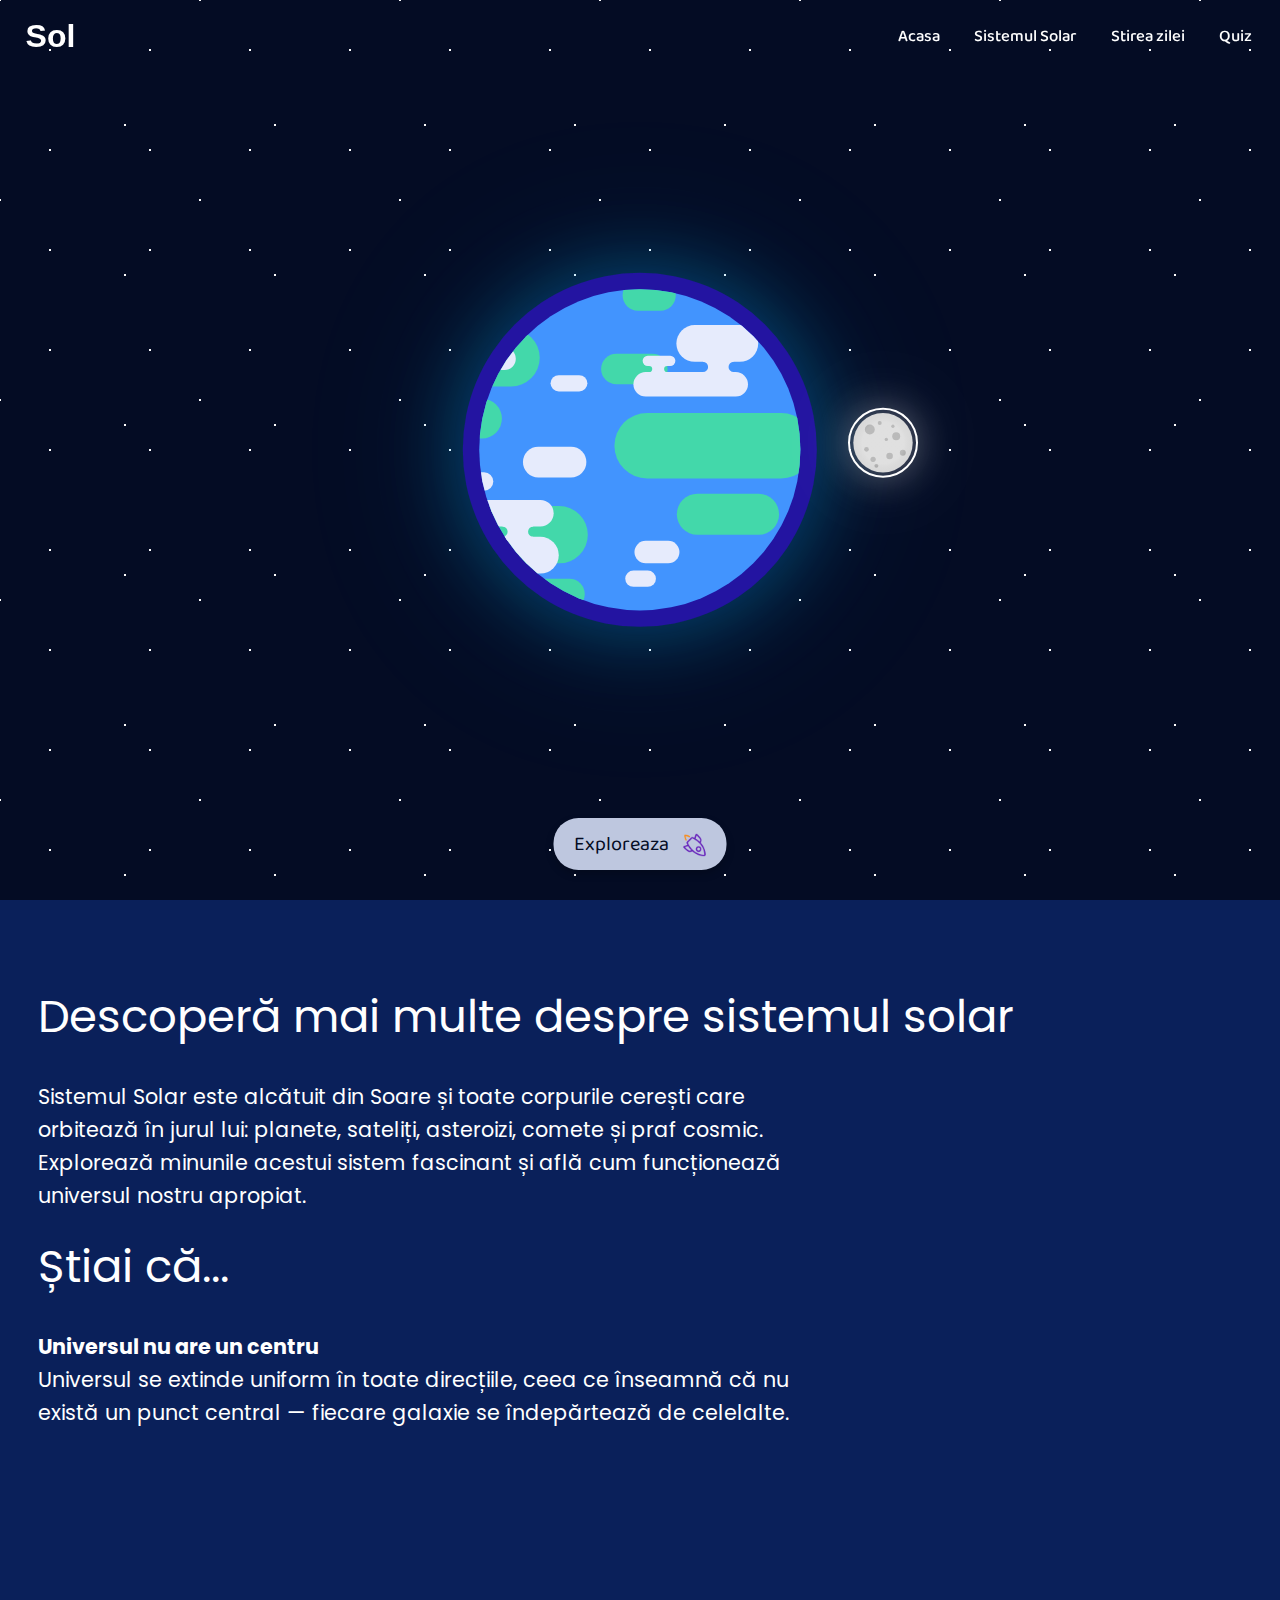
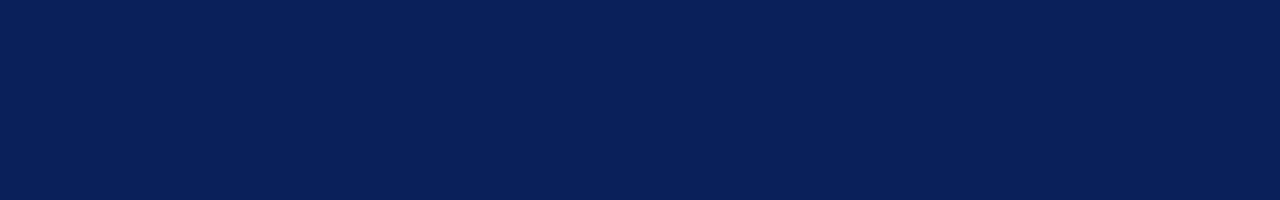
<file: index.html>
<!DOCTYPE html>
<html lang="en">
<head>
    <meta charset="UTF-8">
    <meta name="viewport" content="width=device-width, initial-scale=1.0">
    <link rel="stylesheet" href="css/style.css">
    <script src="js/scripts.js"></script>
    <title>Sol</title>
</head>
<body>
  <nav>
    <div class="logo">
      <h1>Sol</h1> <!-- Placeholder -->
    </div>
    <div class="links">
      <a href="index.html">Acasa</a>
      <a href="sistem-solar.html">Sistemul Solar</a>
      <a href="stirea-zilei.html">Stirea zilei</a>
      <a href="quiz.html">Quiz</a> 
    </div>
  </nav>
<section id="home-sec-1">
  <div class="orbit">
    <img src="img/pamant.svg" alt="pamant" class="pamant" />
    <img src="img/luna.svg" alt="luna" class="luna" />
  </div>
  <button id="explore-button" >
    Exploreaza
    <img src="img/rocket.png" alt="">
  </button>
</section>
<section id="home-sec-2">
  <div class="intro">
    <div class="intro-title">
      Descoperă mai multe despre sistemul solar
    </div>
    <div class="intro-text">
      Sistemul Solar este alcătuit din Soare și toate corpurile cerești care orbitează în jurul lui: planete, sateliți, asteroizi, comete și praf cosmic. 
      Explorează minunile acestui sistem fascinant și află cum funcționează universul nostru apropiat.
    </div>
  </div>
  <div class="fun-fact">
    <div class="fun-fact-title">Știai că...</div>
    <div class="fun-fact-text">ceva</div>
  </div>
</section>
</body>
</html>
</file>
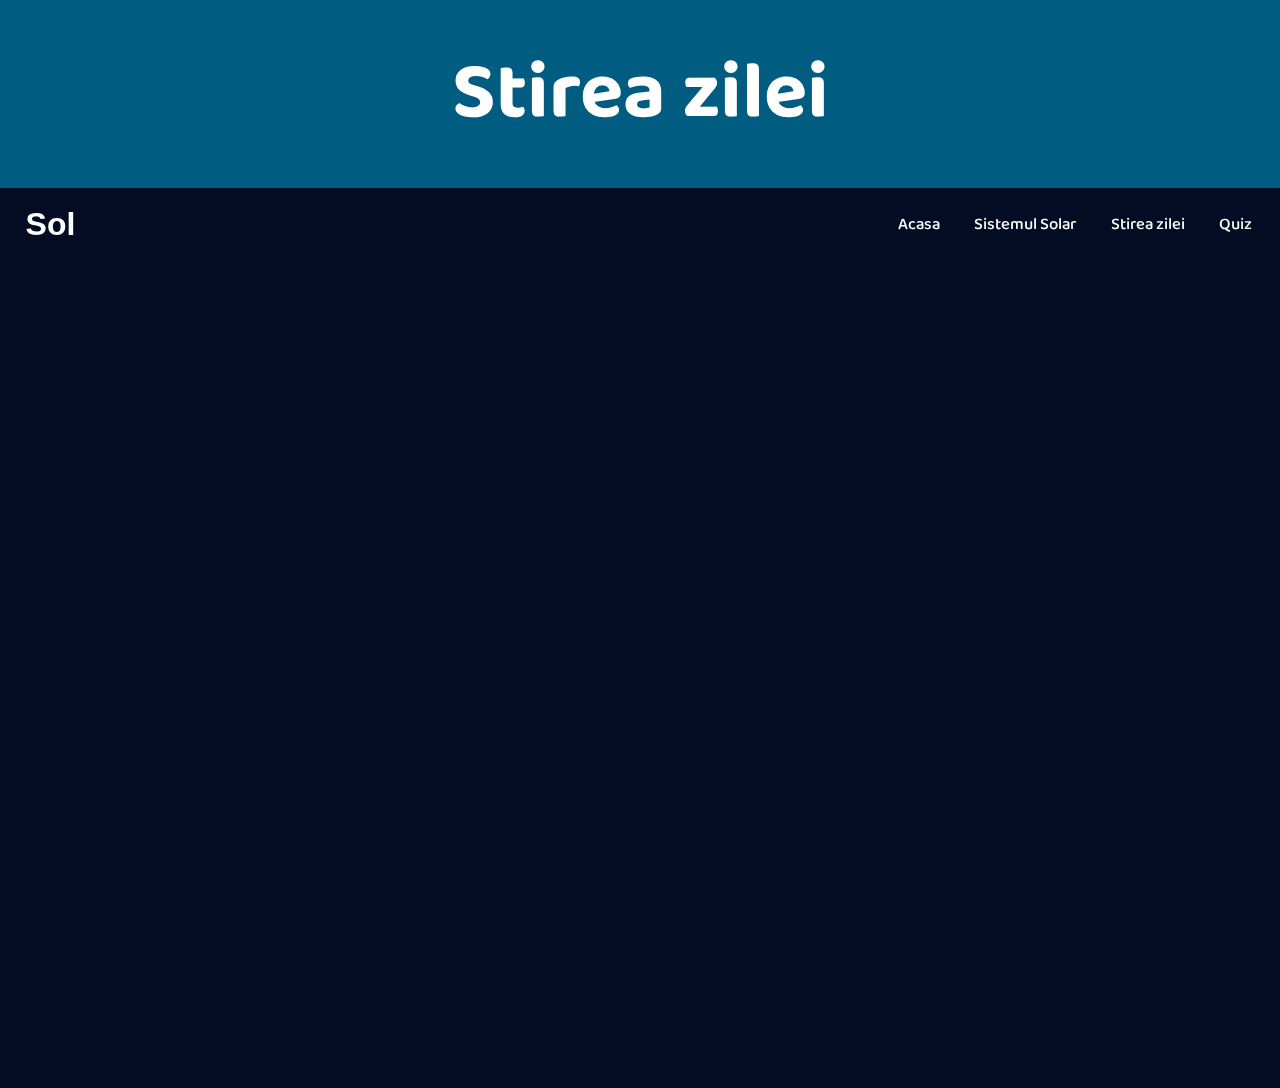
<file: stirea-zilei.html>
<!DOCTYPE html>
<html lang="en">
<head>
    <meta charset="UTF-8">
    <meta name="viewport" content="width=device-width, initial-scale=1.0">
    <link rel="stylesheet" href="css/style.css">
    <script src="js/scripts.js"></script>
    <title>Document</title>
</head>
<body>
    <nav>   
        <div class="logo">
        <h1>Sol</h1> <!-- Placeholder -->
        </div>
        <div class="links">
        <a href="index.html">Acasa</a>
        <a href="sistem-solar.html">Sistemul Solar</a>
        <a href="stirea-zilei.html">Stirea zilei</a>
        <a href="quiz.html">Quiz</a>
        </div>
    </nav>
    <div class="stirea_zilei">
        <h1>Stirea zilei</h1>
    </div>
    <section id="stirea_zilei_content">
        
   
    
   
        

    </section>
    
</body>
</html>
</file>
<file: css/style.css>
@import url('https://fonts.googleapis.com/css2?family=Poppins:ital,wght@0,100;0,200;0,300;0,400;0,500;0,600;0,700;0,800;0,900;1,100;1,200;1,300;1,400;1,500;1,600;1,700;1,800;1,900&display=swap');
@import url('https://fonts.googleapis.com/css2?family=Baloo+2:wght@400..800&family=Poppins:ital,wght@0,100;0,200;0,300;0,400;0,500;0,600;0,700;0,800;0,900;1,100;1,200;1,300;1,400;1,500;1,600;1,700;1,800;1,900&display=swap');

:root{
  --bg-color: #040c24;
  --primary-color: #0a205a;
  --secondary-color: #3a4c7a;
  --accent-color: #BEC7DF;
  --text-color: #ffffff;
  --orbit-size:
}

* {
  margin: 0;
  padding: 0;
  box-sizing: border-box;
}

html, body {
  height: 100%;
  scroll-snap-type: y proximity;
  scroll-behavior: smooth;
}

body {
  font-family: Arial, sans-serif;
  background: var(--bg-color);
  color: var(--text-color);
  overflow-y: scroll;
}

a {
  text-decoration: none;
  color: inherit;
}

nav {
  position: fixed;
  top: 0;
  left: 0;
  width: 100%;
  height: 8vh;
  display: flex;
  justify-content: space-between;
  align-items: center;
  padding: 2vh 1vw;
  z-index: 10;
}

.links a {
  color: var(--text-color);
  font-family: 'Baloo 2', cursive;
  font-size: 1.3vmax;
  margin: 0 15px;
  font-weight: 500;
  transition: color 0.3s;
}

.logo{
  margin: 0 1vw;
}

.links a:hover {
  color: var(--accent-color);
}

section {
  height: 100vh;
  display: flex;
  align-items: center;
  justify-content: center;
  scroll-snap-align: start;
}

#home-sec-1 {
  position: relative;
  background: var(--bg-color);
  background-image:
    radial-gradient(white 1px, transparent 1px),
    radial-gradient(white 1px, transparent 1px),
    radial-gradient(white 1px, transparent 1px);
  background-size: 100px 100px, 150px 150px, 200px 200px;
  background-position: 0 0, 50px 50px, 100px 100px;
}

#home-sec-2 {
  display: block;
  padding: 7vh 3vw;
  background: var(--primary-color);
}

/* Orbit animation styles */
.orbit {
  position: relative;
  width: 600px;
  height: 600px;
  margin: 40px auto;
}

.pamant {
  position: relative;
  top: 50%;
  left: 50%;
  width: 28vmax;
  height: 28vmax;
  transform: translate(-50%, -50%);
  border-radius: 50%;
  box-shadow: none;
  filter: drop-shadow(0 0 40px rgba(0,180,255,0.35)) drop-shadow(0 0 80px rgba(0,180,255,0.12));
}

.luna {
  position: absolute;
  top: 50%;
  left: 50%;
  width: 5.5vmax !important;
  height: 5.5vmax !important;
  object-fit: contain;
  border-radius: 50%;
  border: 2px solid #fff;
  transform: translate(-50%, -60%) rotate(0deg) translate(19vw) rotate(0deg);
  z-index: 1;
  animation: orbit 24s linear infinite;
  filter: drop-shadow(0 0 20px rgba(255,255,255,0.4)) drop-shadow(0 0 50px rgba(255,255,255,0.12));
}

@keyframes orbit {
  0% {
    transform: translate(-50%, -60%) rotate(0deg) translate(18vmax) rotate(0deg);
  }
  100% {
    transform: translate(-50%, -60%) rotate(360deg) translate(18vmax) rotate(-360deg);
  }
}

#explore-button {
  position: absolute;
  bottom: 30px;
  left: 50%;
  transform: translateX(-50%);
  padding: 10px 20px;
  background-color: var(--accent-color);
  color: var(--bg-color);
  font-family: 'Baloo 2', cursive;
  font-size: 20px;
  border: none;
  border-radius: 25px;
  cursor: pointer;
  box-shadow: 0 4px 8px rgba(0, 0, 0, 0.2);
  transition: background-color 0.3s, color 0.3s;
}

#explore-button img {
  width: 24px;
  height: 24px;
  margin-left: 10px;
  vertical-align: middle;
  transform: rotate(90deg);
}

.intro-title, .fun-fact-title {
  padding: 20px 0;
  font-family: 'Poppins', sans-serif;
  font-size: 5vh;
  color: var(--text-color);
  margin-bottom: 1vh;
}

.intro-text {
  font-family: 'Poppins', sans-serif;
  font-size: 2.3vh;
  color: var(--text-color);
  line-height: 1.6;
  max-width: 800px;
}

.fun-fact-text {
  font-family: 'Poppins', sans-serif;
  font-size: 2.3vh;
  color: var(--text-color);
  line-height: 1.6;
  max-width: 800px;
  opacity: 1;
  transition: opacity 0.5s ease-in-out;
}

.fun-fact-text.fade {
  opacity: 0;
}
  .stirea_zilei {
    display:flex;
    justify-content:center;
    font-family: 'Baloo 2', cursive;
  font-size: 40px;
  text-align:center;
  
  background-color: rgb(0, 92, 128);
  padding: 30px 0;
  }

  .stirea_zilei h1 {
  margin-inline:auto;
  overflow-x:hidden;
  white-space:nowrap;
  border-right:0px solid;
  animation:typing 1 steps(100) alternate;
  animation-duration:2s;
  }
@keyframes typing {
  from {width:0;}
  to {width:49%;}
}
.stirea_zilei_content{
  background-color: rgb(196, 86, 23);
}
@media (max-width: 768px) {
  html, body {
    scroll-snap-type: none; 
  }
  
  .home-sec-3-content {
    flex-direction: column;
    align-items: justify-content center;
  }

  .card {
    width: 100%;
    height: 33%;
    margin-bottom: 20px;
  }

  .links {
    display: none;
  }
  

}
</file>
